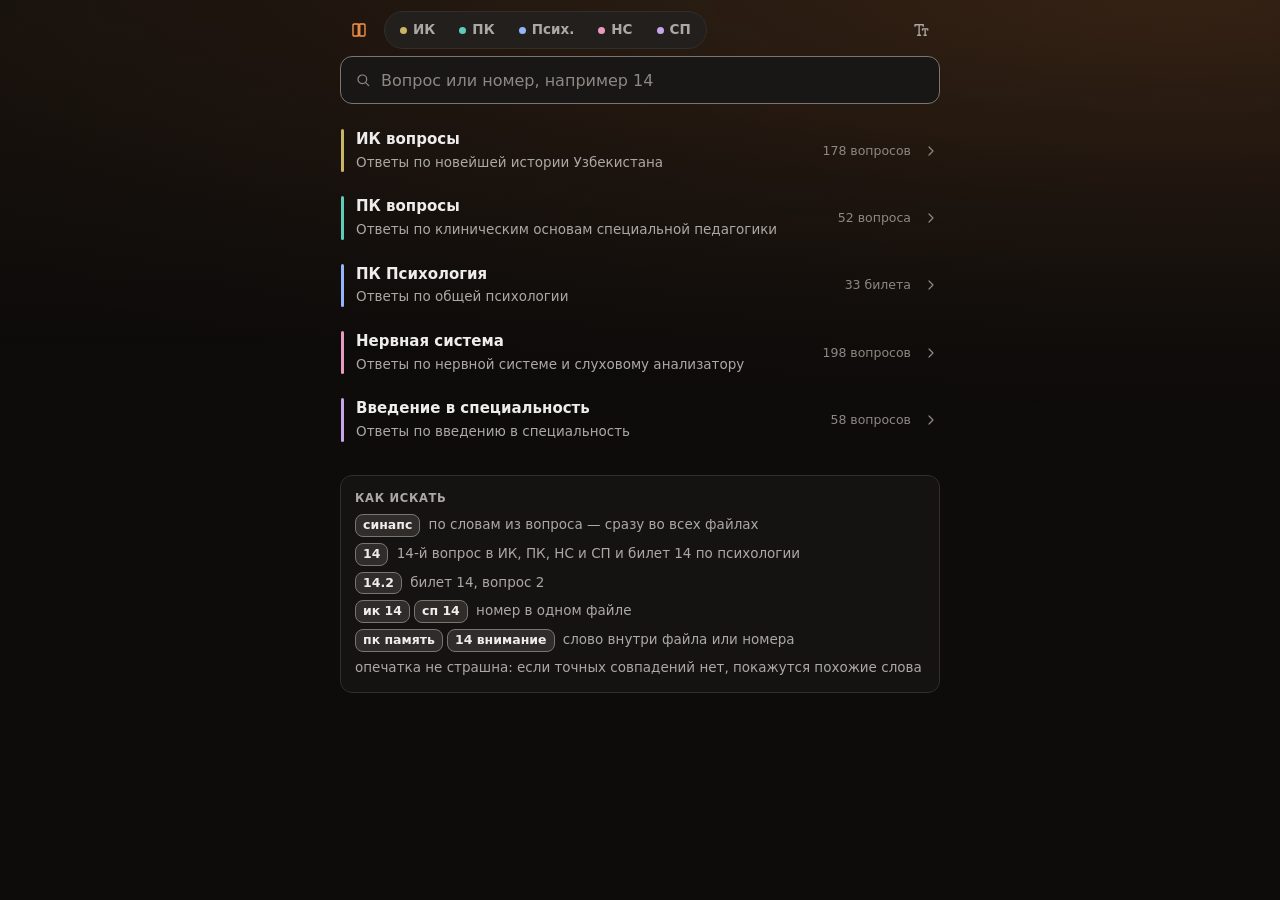
<file: index.html>
<!doctype html>
<html lang="ru">
<head>
  <meta charset="utf-8">
  <meta name="viewport" content="width=device-width, initial-scale=1, viewport-fit=cover">
  <title>Ответы ИК и ПК</title>
  <meta name="description" content="Быстрый поиск по вопросам и ответам: новейшая история Узбекистана, клинические основы специальной педагогики, общая психология, нервная система и слуховой анализатор, введение в специальность.">
  <meta name="theme-color" content="#0d0e10">
  <meta name="color-scheme" content="dark">
  <link rel="icon" href="icons/icon.svg" type="image/svg+xml">
  <link rel="icon" href="icons/icon-192.png" sizes="192x192" type="image/png">
  <link rel="apple-touch-icon" href="icons/apple-touch-icon.png">
  <meta name="apple-mobile-web-app-title" content="Ответы">
  <meta name="mobile-web-app-capable" content="yes">
  <meta name="apple-mobile-web-app-capable" content="yes">
  <meta name="apple-mobile-web-app-status-bar-style" content="black-translucent">
  <link rel="manifest" href="manifest.webmanifest">
  <link rel="stylesheet" href="styles.css">
</head>
<body>
  <svg width="0" height="0" style="position:absolute" aria-hidden="true">
    <symbol id="i-search" viewBox="0 0 24 24"><circle cx="11" cy="11" r="6.5"/><path d="m16 16 4.5 4.5"/></symbol>
    <symbol id="i-x" viewBox="0 0 24 24"><path d="M6 6l12 12M18 6 6 18"/></symbol>
    <symbol id="i-chev" viewBox="0 0 24 24"><path d="m6 9 6 6 6-6"/></symbol>
    <symbol id="i-up" viewBox="0 0 24 24"><path d="M12 19V5M5.5 11.5 12 5l6.5 6.5"/></symbol>
    <symbol id="i-text" viewBox="0 0 24 24"><path d="M4 7V5h11v2M9.5 5v14M7.5 19h4M14 12v-1.5h7V12M17.5 10.5V19M16 19h3"/></symbol>
    <symbol id="i-home" viewBox="0 0 24 24"><path d="M4 5.5A1.5 1.5 0 0 1 5.5 4H11v16H5.5A1.5 1.5 0 0 1 4 18.5zM13 4h5.5A1.5 1.5 0 0 1 20 5.5v13a1.5 1.5 0 0 1-1.5 1.5H13z"/></symbol>
    <symbol id="i-hash" viewBox="0 0 24 24"><path d="M9 4 7 20M17 4l-2 16M4.5 9h16M3.5 15h16"/></symbol>
    <symbol id="i-expand" viewBox="0 0 24 24"><path d="m7 9 5-5 5 5M7 15l5 5 5-5"/></symbol>
    <symbol id="i-collapse" viewBox="0 0 24 24"><path d="m7 4 5 5 5-5M7 20l5-5 5 5"/></symbol>
    <symbol id="i-check" viewBox="0 0 24 24"><path d="m5 12.5 4.5 4.5L19 7"/></symbol>
  </svg>

  <a class="skip" href="#main">К содержимому</a>

  <div class="app">
    <header class="top" id="top">
      <div class="bar">
        <a class="icon-btn home" href="#/" aria-label="Все файлы" title="Все файлы"><svg class="i"><use href="#i-home"/></svg></a>
        <nav class="seg" id="fileSeg" aria-label="Файлы"></nav>
        <div class="menu push" id="sizeMenu">
          <button class="icon-btn" type="button" id="sizeBtn" aria-label="Размер текста" title="Размер текста" aria-haspopup="true" aria-expanded="false" aria-controls="sizeList"><svg class="i"><use href="#i-text"/></svg></button>
          <div class="menu-list size-list" id="sizeList" hidden>
            <span class="size-label">Размер текста</span>
            <div class="size-row">
              <button class="btn sm" type="button" id="sizeDown" aria-label="Уменьшить текст">A−</button>
              <output class="size-val" id="sizeVal" aria-live="polite"></output>
              <button class="btn sm" type="button" id="sizeUp" aria-label="Увеличить текст">A+</button>
            </div>
          </div>
        </div>
      </div>

      <div class="search" role="search">
        <div class="c-box">
          <svg class="i s-ic" aria-hidden="true"><use href="#i-search"/></svg>
          <input id="q" class="c-title" type="search" autocomplete="off" autocorrect="off" spellcheck="false"
                 enterkeyhint="search" placeholder="Вопрос или номер, например 14"
                 role="combobox" aria-expanded="false" aria-controls="results" aria-autocomplete="list"
                 aria-label="Поиск по вопросам трех файлов">
          <button class="icon-btn s-clear" id="clear" type="button" aria-label="Очистить поиск" hidden><svg class="i"><use href="#i-x"/></svg></button>
        </div>
        <div class="fpanel results" id="results-panel" hidden>
          <p class="r-sum" id="summary" aria-live="polite"></p>
          <div id="results" role="listbox" aria-label="Найденные вопросы"></div>
        </div>
      </div>
    </header>
    <div class="scrim" id="scrim" hidden></div>

    <main id="main" tabindex="-1"></main>
  </div>

  <button class="icon-btn to-top" id="toTop" type="button" aria-label="Наверх" hidden><svg class="i"><use href="#i-up"/></svg></button>

  <noscript><p class="app">Для поиска и навигации нужен включенный JavaScript.</p></noscript>
  <script src="data.js"></script>
  <script src="app.js"></script>
</body>
</html>
</file>
<file: styles.css>
/* Ответы ИК и ПК. Темная тема, одна система токенов — ниже в :root, в правилах только они.
   Цвета посчитаны в OKLCH (светлота/насыщенность/тон) и записаны в hex: так их проверяет скрипт контраста.
   Нейтрали уведены в теплый тон 65 вслед за оранжевым акцентом, метки файлов — одна светлота и насыщенность,
   разный тон, поэтому читаются как один набор, а не как три случайных цвета. */
:root{
  /* поверхности: oklch(.158 → .350 / .004 → .008 / 65) */
  --bg:#0e0c0b; --surface:#191715; --surface-2:#221f1d; --surface-3:#2f2c29; --surface-4:#3e3a36;
  /* линии: --border декоративная, --border-strong несет контур поля и кнопки (≥3:1 к поверхности) */
  --border:#312e2c; --border-strong:#7a7570; --border-hover:#928c87;
  --text:#efedec; --text-2:#d8d5d3; --muted:#aca8a5; --faint:#8d8884;
  /* акцент — единственный насыщенный цвет, только для действий и выделения */
  --accent:#f99549; --on-accent:#261102;
  --accent-soft:color-mix(in srgb,var(--accent) 13%,transparent); --accent-line:color-mix(in srgb,var(--accent) 45%,transparent);
  /* свечение фона из угла — общий признак с «Задачами» */
  --bg-x:92%; --bg-y:0%; --bg-s:20%; --bg-rn:80;
  /* метки файлов: oklch(.775 .105 95 / 180 / 265 / 350 / 305) */
  --c-ik:#cbb564; --c-pk:#5eccb8; --c-psy:#95b5fa; --c-nerv:#e99abf; --c-sp:#c5a5ec;
  /* состояние «выучено»: oklch(.775 .105 145), та же светлота, что у меток */
  --c-ok:#6ccc90;
  /* форма */
  --r:12px; --r-sm:8px; --r-pill:999px;
  --shadow-1:0 1px 2px rgba(0,0,0,.45);
  --shadow-2:0 12px 32px rgba(0,0,0,.5),0 2px 8px rgba(0,0,0,.35);
  /* движение */
  --t-fast:120ms; --t:200ms; --t-slow:280ms; --ease:cubic-bezier(.2,.8,.2,1);
  --t-peek:420ms; --t-peek-out:340ms; --ease-peek:cubic-bezier(.32,.72,0,1);
  /* текст: пять ступеней интерфейса плюс отдельно размер ответов */
  --font:system-ui,-apple-system,"Segoe UI",Roboto,"Helvetica Neue",Arial,sans-serif;
  --fz-1:11.5px; --fz-2:12.5px; --fz-3:13.5px; --fz-4:15px; --fz-5:17px;
  --fs:16px;       /* текст ответов — кнопка «Размер текста» */
  --gutter:clamp(10px,4vw,20px);
  --top-h:150px;   /* высота шапки — задается из app.js */
  color-scheme:dark;
}
*{box-sizing:border-box}
html{scrollbar-color:var(--border-strong) transparent;-webkit-text-size-adjust:100%}
body::before{content:"";position:fixed;inset:0;z-index:-1;pointer-events:none;
  --glow:color-mix(in oklab,var(--accent) 78%,#000);
  background:
    radial-gradient(ellipse calc(var(--bg-rn) * 1.25vw + 30vw) calc(var(--bg-rn) * .45vh + 10vh) at var(--bg-x) var(--bg-y),
      color-mix(in oklab,var(--glow) var(--bg-s),transparent) 0%,
      color-mix(in oklab,var(--glow) calc(var(--bg-s) * .62),transparent) 30%,
      color-mix(in oklab,var(--glow) calc(var(--bg-s) * .3),transparent) 55%,
      color-mix(in oklab,var(--glow) calc(var(--bg-s) * .1),transparent) 78%,transparent 100%),
    linear-gradient(180deg,color-mix(in oklab,var(--glow) calc(var(--bg-s) * .22),transparent) 0%,transparent calc(var(--bg-rn) * .5%))}
body{margin:0;overflow-x:clip;min-height:100dvh;background:var(--bg);color:var(--text);font:var(--fz-4)/1.45 var(--font);-webkit-font-smoothing:antialiased;-webkit-tap-highlight-color:transparent}
button,input{font:inherit;color:inherit}
button{cursor:pointer}
h1,h2,h3,p{margin:0}
a{color:inherit;text-decoration:none}
[hidden]{display:none!important}
:focus-visible{outline:2px solid var(--accent);outline-offset:2px}
::selection{background:color-mix(in srgb,var(--accent) 35%,transparent)}
svg.i{width:16px;height:16px;flex:none;stroke:currentColor;fill:none;stroke-width:1.8;stroke-linecap:round;stroke-linejoin:round}

.skip{position:absolute;left:8px;top:-60px;z-index:60;padding:10px 14px;border-radius:var(--r-sm);background:var(--surface-3)}
.skip:focus{top:8px}

/* ---------- кнопки ---------- */
.btn{display:inline-flex;align-items:center;justify-content:center;gap:6px;min-height:38px;padding:0 14px;border:1px solid var(--border-strong);border-radius:var(--r-sm);background:var(--surface-2);font-weight:500;white-space:nowrap;transition:background-color var(--t-fast),border-color var(--t-fast),color var(--t-fast),transform var(--t-fast) var(--ease)}
.btn:hover{background:var(--surface-3)}
.btn:active:not(:disabled){transform:scale(.97)}
.btn:disabled{opacity:.5;cursor:not-allowed}
.btn.sm{min-height:32px;padding:0 10px;font-size:var(--fz-3);border-radius:var(--r-sm)}
.icon-btn{display:inline-grid;place-items:center;width:38px;height:38px;flex:none;border:0;border-radius:var(--r-sm);background:transparent;color:var(--muted);transition:background-color var(--t-fast),color var(--t-fast),transform var(--t-fast) var(--ease)}
.icon-btn:hover,.icon-btn[aria-expanded="true"]{background:var(--surface-3);color:var(--text)}
.icon-btn:active{transform:scale(.94)}
.icon-btn .i{width:18px;height:18px}

/* ---------- каркас и шапка ---------- */
.app{max-width:640px;margin:0 auto;padding:0 var(--gutter) 96px}
.top{position:sticky;top:0;z-index:20;margin:0 calc(var(--gutter)*-1);padding:max(6px,env(safe-area-inset-top)) var(--gutter) 12px}
/* подложка появляется только при прокрутке и растворяется книзу — без резкой линии */
.top::before{content:"";position:absolute;top:0;bottom:-26px;left:calc(50% - 50vw);right:calc(50% - 50vw);z-index:-1;pointer-events:none;opacity:0;transition:opacity var(--t);
  background:color-mix(in srgb,var(--bg) 86%,transparent);-webkit-backdrop-filter:blur(18px);backdrop-filter:blur(18px);
  -webkit-mask-image:linear-gradient(#000 calc(100% - 26px),transparent);mask-image:linear-gradient(#000 calc(100% - 26px),transparent)}
.top.scrolled::before{opacity:1}
.bar{display:flex;align-items:center;gap:6px;height:48px}
.push{margin-left:auto}
.home[aria-current="page"]{color:var(--accent)}

/* переключатель файлов — как «Активные / Готовые» */
.seg{display:inline-flex;flex:0 1 auto;min-width:0;padding:3px;border-radius:var(--r-pill);background:var(--surface-2);border:1px solid var(--border);overflow-x:auto;scrollbar-width:none;-ms-overflow-style:none}
.seg::-webkit-scrollbar{display:none}
.seg-b{display:inline-flex;flex:none;align-items:center;gap:6px;height:30px;padding:0 12px;border-radius:var(--r-pill);color:var(--muted);font-size:var(--fz-3);font-weight:600;white-space:nowrap;transition:background-color var(--t) var(--ease),color var(--t)}
.seg-b:hover{color:var(--text)}
.seg-b[aria-current="page"]{background:var(--surface-4);color:var(--text);box-shadow:var(--shadow-1)}
.seg-b .dot{width:7px;height:7px;border-radius:50%;background:var(--file);flex:none}

/* размер текста */
.menu{position:relative}
.menu-list{position:absolute;right:0;top:calc(100% + 6px);z-index:40;padding:10px;background:var(--surface-2);border:1px solid var(--border-strong);border-radius:var(--r);box-shadow:var(--shadow-2);transform-origin:top right;animation:pop 150ms var(--ease)}
.size-list{display:grid;gap:8px;width:max-content}
.size-label{font-size:var(--fz-1);font-weight:650;color:var(--muted);text-transform:uppercase;letter-spacing:.06em}
.size-row{display:flex;align-items:center;gap:8px}
.size-row .btn{min-width:44px;min-height:38px;font-weight:650}
.size-val{min-width:44px;text-align:center;font-variant-numeric:tabular-nums;color:var(--text-2)}

/* поиск — как поле новой задачи */
.search{position:relative;margin-top:2px}
.c-box{position:relative;display:flex;align-items:center;background:var(--surface);border:1px solid var(--border-strong);border-radius:var(--r);transition:border-color var(--t-fast),box-shadow var(--t-fast)}
.c-box:hover{border-color:var(--border-hover)}
.c-box:focus-within{border-color:var(--accent);box-shadow:0 0 0 3px var(--accent-soft)}
.s-ic{position:absolute;left:14px;color:var(--faint);pointer-events:none}
/* 16px — ниже этого размера мобильный Safari увеличивает страницу при фокусе */
.c-title{width:100%;min-width:0;height:46px;padding:0 44px 0 40px;border:0;background:transparent;font-size:16px;font-weight:550;-webkit-appearance:none;appearance:none}
.c-title:focus{outline:none}
.c-title::placeholder{color:var(--faint);font-weight:500}
.c-title::-webkit-search-cancel-button{display:none}
.s-clear{position:absolute;right:4px}

/* результаты — выпадающая панель как список папок */
.fpanel{position:absolute;left:0;right:0;top:calc(100% + 6px);z-index:40;max-height:min(520px,calc(100dvh - var(--top-h) - 16px));overflow:auto;overscroll-behavior:contain;padding:5px;
  background:var(--surface-2);border:1px solid var(--border-strong);border-radius:var(--r);box-shadow:var(--shadow-2);transform-origin:top center;animation:pop 150ms var(--ease)}
.r-sum{margin:6px 9px 2px;color:var(--faint);font-size:var(--fz-2)}
.r-empty{display:grid;gap:4px;padding:14px 10px 12px;color:var(--muted);font-size:var(--fz-3)}
.opt{display:grid;grid-template-columns:auto minmax(0,1fr);gap:3px 10px;align-items:start;padding:9px 10px;border-radius:var(--r-sm);cursor:pointer;transition:background-color 80ms}
.opt:hover{background:var(--surface-4)}
.opt.is-active{background:var(--surface-4);box-shadow:inset 2px 0 0 var(--accent)}
.opt .tag{margin-top:1px}
.opt-q{grid-column:2;font-weight:500;line-height:1.4;overflow-wrap:anywhere}
.opt-meta{grid-column:2;color:var(--faint);font-size:var(--fz-2)}
.opt-snip{grid-column:2;color:var(--muted);font-size:var(--fz-2);line-height:1.45}
mark{background:var(--accent-soft);color:var(--text);border-radius:3px;box-shadow:0 0 0 1px var(--accent-line)}

/* недавние запросы */
.sep-row::after{display:none}
.r-clear{margin-left:auto;padding:2px 6px;border:0;border-radius:var(--r-sm);background:none;color:var(--faint);font:inherit;font-size:var(--fz-1);font-weight:650;letter-spacing:.06em;text-transform:uppercase}
.r-clear:hover{color:var(--text-2);background:var(--surface-3)}
.opt-recent{width:100%;border:0;background:none;text-align:left;font:inherit;grid-template-columns:minmax(0,1fr)}
.opt-recent .opt-q{grid-column:1}

.scrim{position:fixed;inset:0;z-index:15}

/* метка файла */
.tag{display:inline-flex;align-items:center;justify-content:center;min-width:34px;padding:1px 8px;border-radius:var(--r-pill);background:color-mix(in srgb,var(--file) 14%,transparent);color:var(--file);font-size:var(--fz-1);font-weight:650;white-space:nowrap}
[data-file="ik"]{--file:var(--c-ik)}
[data-file="pk"]{--file:var(--c-pk)}
[data-file="psy"]{--file:var(--c-psy)}
[data-file="nerv"]{--file:var(--c-nerv)}
[data-file="sp"]{--file:var(--c-sp)}

/* разделитель — как «Готовые» в списке задач */
.sep{display:flex;align-items:center;gap:10px;margin:18px 10px 4px;color:var(--faint);font-size:var(--fz-1);font-weight:650;letter-spacing:.06em;text-transform:uppercase;scroll-margin-top:calc(var(--top-h) + 8px)}
.sep::after{content:"";flex:1;height:1px;background:var(--border)}
.fpanel .sep{margin:12px 9px 4px}

/* ---------- главная ---------- */
main{padding-top:2px;outline:none;animation:fade var(--t)}
.files{display:grid;gap:2px;margin:0 -10px}
.file-row{display:flex;align-items:center;gap:12px;min-height:64px;padding:10px;border:1px solid transparent;border-radius:var(--r);transition:background-color var(--t-fast),border-color var(--t-fast)}
.file-row:hover{background:var(--surface-2);border-color:var(--border)}
.file-row .bar-c{width:3px;align-self:stretch;border-radius:3px;background:var(--file);flex:none}
.file-txt{flex:1;min-width:0;display:grid;gap:2px}
.file-txt b{font-size:var(--fz-4);font-weight:650}
.file-txt span{color:var(--muted);font-size:var(--fz-3)}
.file-row .cnt{color:var(--faint);font-size:var(--fz-2);font-variant-numeric:tabular-nums;white-space:nowrap}
.file-row .go{transform:rotate(-90deg);color:var(--faint)}
.tips{display:grid;gap:8px;margin-top:22px;padding:14px;border:1px solid var(--border);border-radius:var(--r);background:color-mix(in srgb,var(--surface) 70%,transparent)}
.sub-h{font-size:var(--fz-1);font-weight:650;color:var(--muted);text-transform:uppercase;letter-spacing:.06em}
.tips ul{margin:0;padding:0;list-style:none;display:grid;gap:6px;color:var(--muted);font-size:var(--fz-3)}
.tips kbd{display:inline-block;min-width:24px;padding:1px 7px;margin-right:4px;border-radius:var(--r-sm);background:var(--surface-3);border:1px solid var(--border-strong);color:var(--text);font:600 var(--fz-2)/1.5 var(--font);text-align:center}

/* ---------- файл ---------- */
.f-head{display:grid;gap:3px;margin:2px 0 10px}
.f-head h1{font-size:var(--fz-5);font-weight:700;letter-spacing:-.01em;line-height:1.3}
.f-head p{color:var(--faint);font-size:var(--fz-2)}
.tools{display:flex;align-items:center;gap:8px;margin-bottom:6px;position:relative}
.fbtn{display:inline-flex;align-items:center;gap:7px;height:34px;padding:0 12px 0 10px;border:1px solid var(--border-strong);border-radius:var(--r-pill);background:var(--surface-2);color:var(--text);font-size:var(--fz-3);font-weight:600;transition:background-color var(--t-fast),border-color var(--t-fast)}
.fbtn:hover,.fbtn[aria-expanded="true"]{background:var(--surface-3);border-color:var(--border-hover)}
.fbtn .i{width:15px;height:15px;color:var(--muted)}
.fbtn .chev{width:14px;height:14px;color:var(--faint);transition:transform var(--t) var(--ease)}
.fbtn[aria-expanded="true"] .chev{transform:rotate(180deg)}
.num-panel{position:absolute;left:0;top:calc(100% + 6px);z-index:30;width:min(340px,calc(100vw - 2 * var(--gutter)));max-height:min(360px,55vh);overflow:auto;padding:8px;
  background:var(--surface-2);border:1px solid var(--border-strong);border-radius:var(--r);box-shadow:var(--shadow-2);transform-origin:top left;animation:pop 150ms var(--ease)}
.num-grid{display:grid;grid-template-columns:repeat(auto-fill,minmax(44px,1fr));gap:4px}
.num-grid a{display:grid;place-items:center;height:40px;border-radius:var(--r-sm);color:var(--text-2);font-size:var(--fz-3);font-variant-numeric:tabular-nums;transition:background-color 80ms}
.num-grid a:hover{background:var(--surface-4)}

/* вопрос — как задача: строка, по нажатию раскрывается ответ */
.list{display:grid;grid-template-columns:minmax(0,1fr);gap:2px;margin:0 -6px}
.qa{border:1px solid transparent;border-radius:var(--r);scroll-margin-top:calc(var(--top-h) + 8px);transition:background-color var(--t),border-color var(--t)}
.qa:hover{background:color-mix(in srgb,var(--surface) 55%,transparent)}
.qa.open{background:var(--surface);border-color:var(--border)}
.qa.target{border-color:var(--accent-line);background:color-mix(in srgb,var(--accent) 6%,var(--surface))}
.qa.flash{animation:flash 1.6s var(--ease)}
.q-head{display:flex;align-items:flex-start;gap:10px;width:100%;min-height:46px;padding:12px 10px 12px 12px;border:0;border-radius:var(--r);background:none;text-align:left}
.q-n{flex:none;min-width:26px;color:var(--faint);font-size:var(--fz-3);font-weight:650;font-variant-numeric:tabular-nums;line-height:1.55;transition:color var(--t)}
.qa.open .q-n,.qa.target .q-n{color:var(--accent)}
.q-title{flex:1;min-width:0;font-weight:500;font-size:calc(var(--fs) - 1px);line-height:1.45;overflow-wrap:anywhere}
.q-head .chev{width:16px;height:16px;margin-top:3px;color:var(--faint);transition:transform var(--t) var(--ease)}
.qa.open .q-head .chev{transform:rotate(180deg)}
/* высота анимируется через grid-template-rows 0fr → 1fr, как в «Задачах» */
.q-more{display:grid;grid-template-rows:0fr;transition:grid-template-rows var(--t-peek-out) var(--ease-peek)}
.qa.open .q-more{grid-template-rows:1fr;transition-duration:var(--t-peek)}
.q-more-in{min-height:0;overflow:hidden;visibility:hidden;opacity:0;transform:translateY(-4px);
  transition:opacity calc(var(--t-peek-out) * .6) ease,transform var(--t-peek-out) var(--ease-peek),visibility 0s var(--t-peek-out)}
.qa.open .q-more-in{visibility:visible;opacity:1;transform:none;
  transition:opacity calc(var(--t-peek) * .8) ease 90ms,transform var(--t-peek) var(--ease-peek) 60ms,visibility 0s}
.q-pad{display:grid;gap:.6em;padding:0 14px 14px 44px}
.q-a{color:var(--text-2);font-size:var(--fs);line-height:1.62;overflow-wrap:break-word}

/* отметка «выучено» */
.mark{display:inline-flex;align-items:center;gap:7px;justify-self:start;margin-top:.2em;height:34px;padding:0 12px 0 10px;border:1px solid var(--border-strong);border-radius:var(--r-pill);background:var(--surface-2);color:var(--muted);font-size:var(--fz-3);font-weight:600;transition:background-color var(--t-fast),border-color var(--t-fast),color var(--t-fast)}
.mark .i{width:15px;height:15px}
.mark:hover{background:var(--surface-3);color:var(--text)}
.mark[aria-pressed="true"]{color:var(--c-ok);border-color:color-mix(in srgb,var(--c-ok) 45%,transparent);background:color-mix(in srgb,var(--c-ok) 12%,transparent)}
.q-done{display:none;flex:none;margin-top:3px;color:var(--c-ok)}
.q-done .i{width:16px;height:16px}
.qa.done .q-done{display:inline-flex}
.qa.done .q-n{color:color-mix(in srgb,var(--c-ok) 70%,var(--faint))}
.learned-note{color:color-mix(in srgb,var(--c-ok) 80%,var(--muted))}

.fold{margin-top:22px}
.fold>summary{display:flex;align-items:center;gap:8px;min-height:36px;width:max-content;max-width:100%;padding:0 4px;color:var(--muted);font-weight:500;cursor:pointer;list-style:none;border-radius:var(--r-sm)}
.fold>summary::-webkit-details-marker{display:none}
.fold>summary:hover{color:var(--text)}
.fold>summary .chev{width:14px;height:14px;transform:rotate(-90deg);transition:transform var(--t) var(--ease)}
.fold[open]>summary .chev{transform:none}
.fold ul{margin:8px 0 0;padding-left:22px;color:var(--faint);font-size:var(--fz-3);display:grid;gap:3px}

.to-top{position:fixed;z-index:15;right:max(16px,env(safe-area-inset-right));bottom:calc(16px + env(safe-area-inset-bottom));width:46px;height:46px;border-radius:50%;background:var(--surface-3);border:1px solid var(--border-strong);color:var(--text);box-shadow:var(--shadow-2);animation:rise var(--t) var(--ease)}
.to-top:hover{background:var(--surface-4)}

/* на пальце цели крупнее: ориентир 44 px */
@media (pointer:coarse){
  .fbtn{height:40px}
  .seg-b{height:38px}
  .opt{padding:11px 10px}
  .icon-btn{width:44px;height:44px}
  .btn.sm{min-height:38px}
  .num-grid a{height:44px}
  .fold>summary{min-height:44px}
}
@media (max-width:420px){.seg-b{padding:0 6px;font-size:var(--fz-1)}.seg-b .dot{display:none}.q-pad{padding-left:14px}}

@keyframes pop{from{opacity:0;transform:scale(.96) translateY(-4px)}}
@keyframes fade{from{opacity:0}}
@keyframes rise{from{opacity:0;transform:translateY(6px)}}
@keyframes flash{0%,40%{background:var(--accent-soft);border-color:var(--accent)}}

@media (prefers-reduced-motion:reduce){
  *,*::before,*::after{animation:none!important;transition:none!important;scroll-behavior:auto!important}
}
</file>
